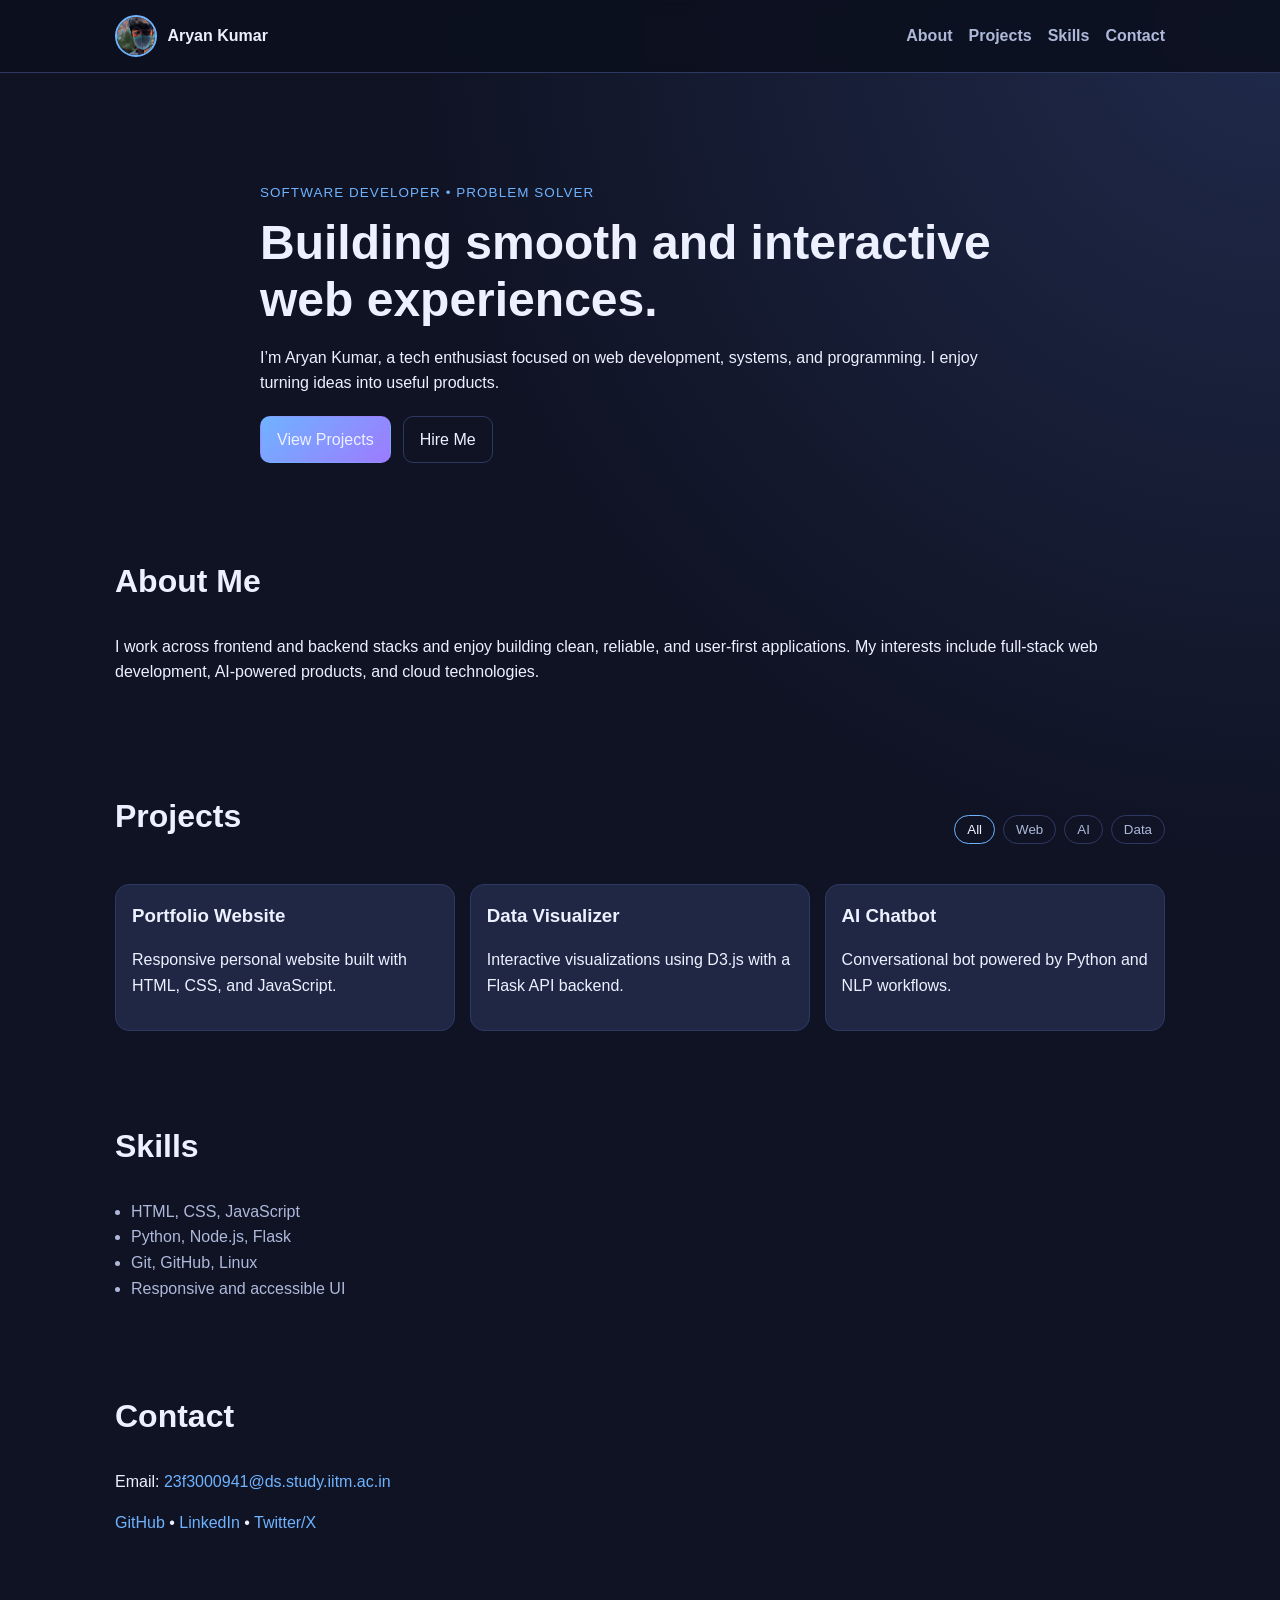
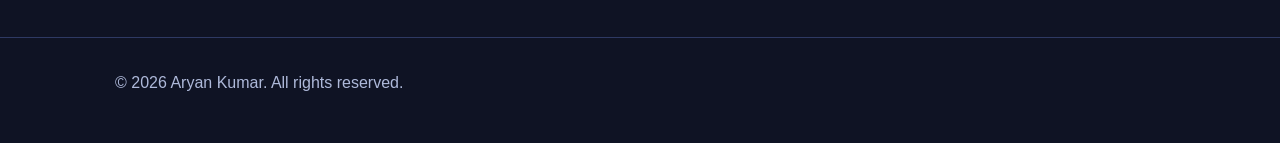
<file: index.html>
<!DOCTYPE html>
<html lang="en">
<head>
  <meta charset="UTF-8">
  <meta name="viewport" content="width=device-width, initial-scale=1.0">
  <meta name="description" content="Aryan Kumar - personal resume website">
  <title>Aryan Kumar | Resume</title>
  <link rel="stylesheet" href="styles.css">
</head>
<body>
  <header class="site-header">
    <div class="container header-content">
      <a class="brand" href="#home">
        <img class="avatar" src="IMG_ARYAN lol1.ico" alt="Aryan Kumar">
        <span>Aryan Kumar</span>
      </a>
      <button class="menu-toggle" aria-label="Toggle menu" aria-expanded="false">☰</button>
      <nav class="nav" aria-label="Primary">
        <a href="#about">About</a>
        <a href="#projects">Projects</a>
        <a href="#skills">Skills</a>
        <a href="#contact">Contact</a>
      </nav>
    </div>
  </header>

  <main id="home">
    <section class="hero reveal">
      <div class="container hero-content">
        <p class="eyebrow">Software Developer • Problem Solver</p>
        <h1>Building smooth and interactive web experiences.</h1>
        <p>
          I’m Aryan Kumar, a tech enthusiast focused on web development, systems, and programming.
          I enjoy turning ideas into useful products.
        </p>
        <div class="hero-actions">
          <a class="btn primary" href="#projects">View Projects</a>
          <a class="btn" href="#contact">Hire Me</a>
        </div>
      </div>
    </section>

    <section id="about" class="section reveal">
      <div class="container">
        <h2>About Me</h2>
        <p>
          I work across frontend and backend stacks and enjoy building clean, reliable, and user-first applications.
          My interests include full-stack web development, AI-powered products, and cloud technologies.
        </p>
      </div>
    </section>

    <section id="projects" class="section reveal">
      <div class="container">
        <div class="section-head">
          <h2>Projects</h2>
          <div class="filters" role="group" aria-label="Project filter">
            <button class="filter active" data-filter="all">All</button>
            <button class="filter" data-filter="web">Web</button>
            <button class="filter" data-filter="ai">AI</button>
            <button class="filter" data-filter="data">Data</button>
          </div>
        </div>

        <div class="cards" id="project-cards">
          <article class="card" data-tags="web">
            <h3>Portfolio Website</h3>
            <p>Responsive personal website built with HTML, CSS, and JavaScript.</p>
          </article>
          <article class="card" data-tags="web data">
            <h3>Data Visualizer</h3>
            <p>Interactive visualizations using D3.js with a Flask API backend.</p>
          </article>
          <article class="card" data-tags="ai">
            <h3>AI Chatbot</h3>
            <p>Conversational bot powered by Python and NLP workflows.</p>
          </article>
        </div>
      </div>
    </section>

    <section id="skills" class="section reveal">
      <div class="container">
        <h2>Skills</h2>
        <ul class="skills-list">
          <li>HTML, CSS, JavaScript</li>
          <li>Python, Node.js, Flask</li>
          <li>Git, GitHub, Linux</li>
          <li>Responsive and accessible UI</li>
        </ul>
      </div>
    </section>

    <section id="contact" class="section reveal">
      <div class="container">
        <h2>Contact</h2>
        <p>Email: <a href="mailto:23f3000941@ds.study.iitm.ac.in">23f3000941@ds.study.iitm.ac.in</a></p>
        <p>
          <a href="https://github.com/aryankumarakj" target="_blank" rel="noopener noreferrer">GitHub</a> •
          <a href="https://in.linkedin.com/in/aryankumarakj?trk=profile-badge" target="_blank" rel="noopener noreferrer">LinkedIn</a> •
          <a href="https://twitter.com/aryankumarakj" target="_blank" rel="noopener noreferrer">Twitter/X</a>
        </p>
      </div>
    </section>
  </main>

  <footer class="site-footer">
    <div class="container">
      <p>© <span id="year"></span> Aryan Kumar. All rights reserved.</p>
    </div>
  </footer>

  <script>
    const menuToggle = document.querySelector('.menu-toggle');
    const nav = document.querySelector('.nav');
    const navLinks = [...document.querySelectorAll('.nav a')];

    menuToggle.addEventListener('click', () => {
      const expanded = menuToggle.getAttribute('aria-expanded') === 'true';
      menuToggle.setAttribute('aria-expanded', String(!expanded));
      nav.classList.toggle('open');
    });

    navLinks.forEach((link) => {
      link.addEventListener('click', () => {
        nav.classList.remove('open');
        menuToggle.setAttribute('aria-expanded', 'false');
      });
    });

    const filters = [...document.querySelectorAll('.filter')];
    const cards = [...document.querySelectorAll('#project-cards .card')];

    filters.forEach((button) => {
      button.addEventListener('click', () => {
        filters.forEach((b) => b.classList.remove('active'));
        button.classList.add('active');
        const selected = button.dataset.filter;

        cards.forEach((card) => {
          const tags = card.dataset.tags || '';
          const show = selected === 'all' || tags.includes(selected);
          card.style.display = show ? 'block' : 'none';
        });
      });
    });

    const revealElements = document.querySelectorAll('.reveal');
    const observer = new IntersectionObserver((entries) => {
      entries.forEach((entry) => {
        if (entry.isIntersecting) entry.target.classList.add('visible');
      });
    }, { threshold: 0.15 });
    revealElements.forEach((item) => observer.observe(item));

    document.getElementById('year').textContent = new Date().getFullYear();
  </script>
</body>
</html>
</file>
<file: styles.css>
:root {
  --bg: #0f1324;
  --bg-soft: #171d34;
  --card: #1f2745;
  --text: #edf1ff;
  --muted: #aeb9da;
  --accent: #6fb3ff;
  --accent-2: #9d7bff;
  --border: #2e3963;
}

* {
  box-sizing: border-box;
}

html {
  scroll-behavior: smooth;
}

body {
  margin: 0;
  font-family: Inter, Segoe UI, Roboto, Arial, sans-serif;
  line-height: 1.6;
  color: var(--text);
  background: radial-gradient(circle at top right, #202a4b, var(--bg) 40%);
}

a {
  color: var(--accent);
  text-decoration: none;
}

a:hover {
  text-decoration: underline;
}

.container {
  width: min(1050px, 92%);
  margin: 0 auto;
}

.site-header {
  position: sticky;
  top: 0;
  z-index: 20;
  background: rgba(12, 16, 30, 0.9);
  backdrop-filter: blur(8px);
  border-bottom: 1px solid var(--border);
}

.header-content {
  min-height: 72px;
  display: flex;
  justify-content: space-between;
  align-items: center;
  gap: 1rem;
}

.brand {
  display: inline-flex;
  align-items: center;
  gap: 0.65rem;
  color: var(--text);
  text-decoration: none;
  font-weight: 700;
}

.avatar {
  width: 42px;
  height: 42px;
  border-radius: 50%;
  object-fit: cover;
  border: 2px solid var(--accent);
}

.menu-toggle {
  display: none;
  font-size: 1.3rem;
  color: var(--text);
  background: transparent;
  border: 1px solid var(--border);
  border-radius: 8px;
  padding: 0.35rem 0.6rem;
}

.nav {
  display: flex;
  gap: 1rem;
}

.nav a {
  color: var(--muted);
  font-weight: 600;
}

.nav a:hover {
  color: var(--text);
  text-decoration: none;
}

.hero {
  padding: 6rem 0 3rem;
}

.hero-content {
  max-width: 760px;
}

.eyebrow {
  color: var(--accent);
  letter-spacing: 0.08em;
  text-transform: uppercase;
  font-size: 0.84rem;
  margin-bottom: 0.6rem;
}

h1 {
  font-size: clamp(1.9rem, 4vw, 3rem);
  margin: 0 0 1rem;
  line-height: 1.2;
}

.hero-actions {
  display: flex;
  gap: 0.75rem;
  flex-wrap: wrap;
  margin-top: 1.25rem;
}

.btn {
  border: 1px solid var(--border);
  padding: 0.62rem 1rem;
  border-radius: 10px;
  color: var(--text);
  transition: transform 0.2s ease, border-color 0.2s ease;
}

.btn.primary {
  background: linear-gradient(135deg, var(--accent), var(--accent-2));
  border-color: transparent;
}

.btn:hover {
  text-decoration: none;
  transform: translateY(-1px);
}

.section {
  padding: 2.8rem 0;
}

h2 {
  margin-top: 0;
  font-size: clamp(1.35rem, 3vw, 2rem);
}

.section-head {
  display: flex;
  justify-content: space-between;
  gap: 1rem;
  align-items: center;
  flex-wrap: wrap;
}

.filters {
  display: flex;
  flex-wrap: wrap;
  gap: 0.5rem;
}

.filter {
  border: 1px solid var(--border);
  background: transparent;
  color: var(--muted);
  border-radius: 999px;
  padding: 0.35rem 0.75rem;
  cursor: pointer;
}

.filter.active,
.filter:hover {
  color: var(--text);
  border-color: var(--accent);
}

.cards {
  margin-top: 1rem;
  display: grid;
  grid-template-columns: repeat(auto-fit, minmax(220px, 1fr));
  gap: 0.9rem;
}

.card {
  border: 1px solid var(--border);
  border-radius: 14px;
  padding: 1rem;
  background: var(--card);
}

.card h3 {
  margin-top: 0;
  margin-bottom: 0.5rem;
}

.skills-list {
  padding-left: 1rem;
  margin: 0;
  color: var(--muted);
}

.site-footer {
  border-top: 1px solid var(--border);
  margin-top: 2.5rem;
  padding: 1rem 0 2rem;
  color: var(--muted);
}

.reveal {
  opacity: 0;
  transform: translateY(16px);
  transition: opacity 0.6s ease, transform 0.6s ease;
}

.reveal.visible {
  opacity: 1;
  transform: translateY(0);
}

@media (max-width: 760px) {
  .menu-toggle {
    display: inline-block;
  }

  .nav {
    position: absolute;
    top: 72px;
    left: 0;
    right: 0;
    background: #10172d;
    border-bottom: 1px solid var(--border);
    display: none;
    flex-direction: column;
    padding: 0.8rem 4%;
  }

  .nav.open {
    display: flex;
  }
}
</file>
